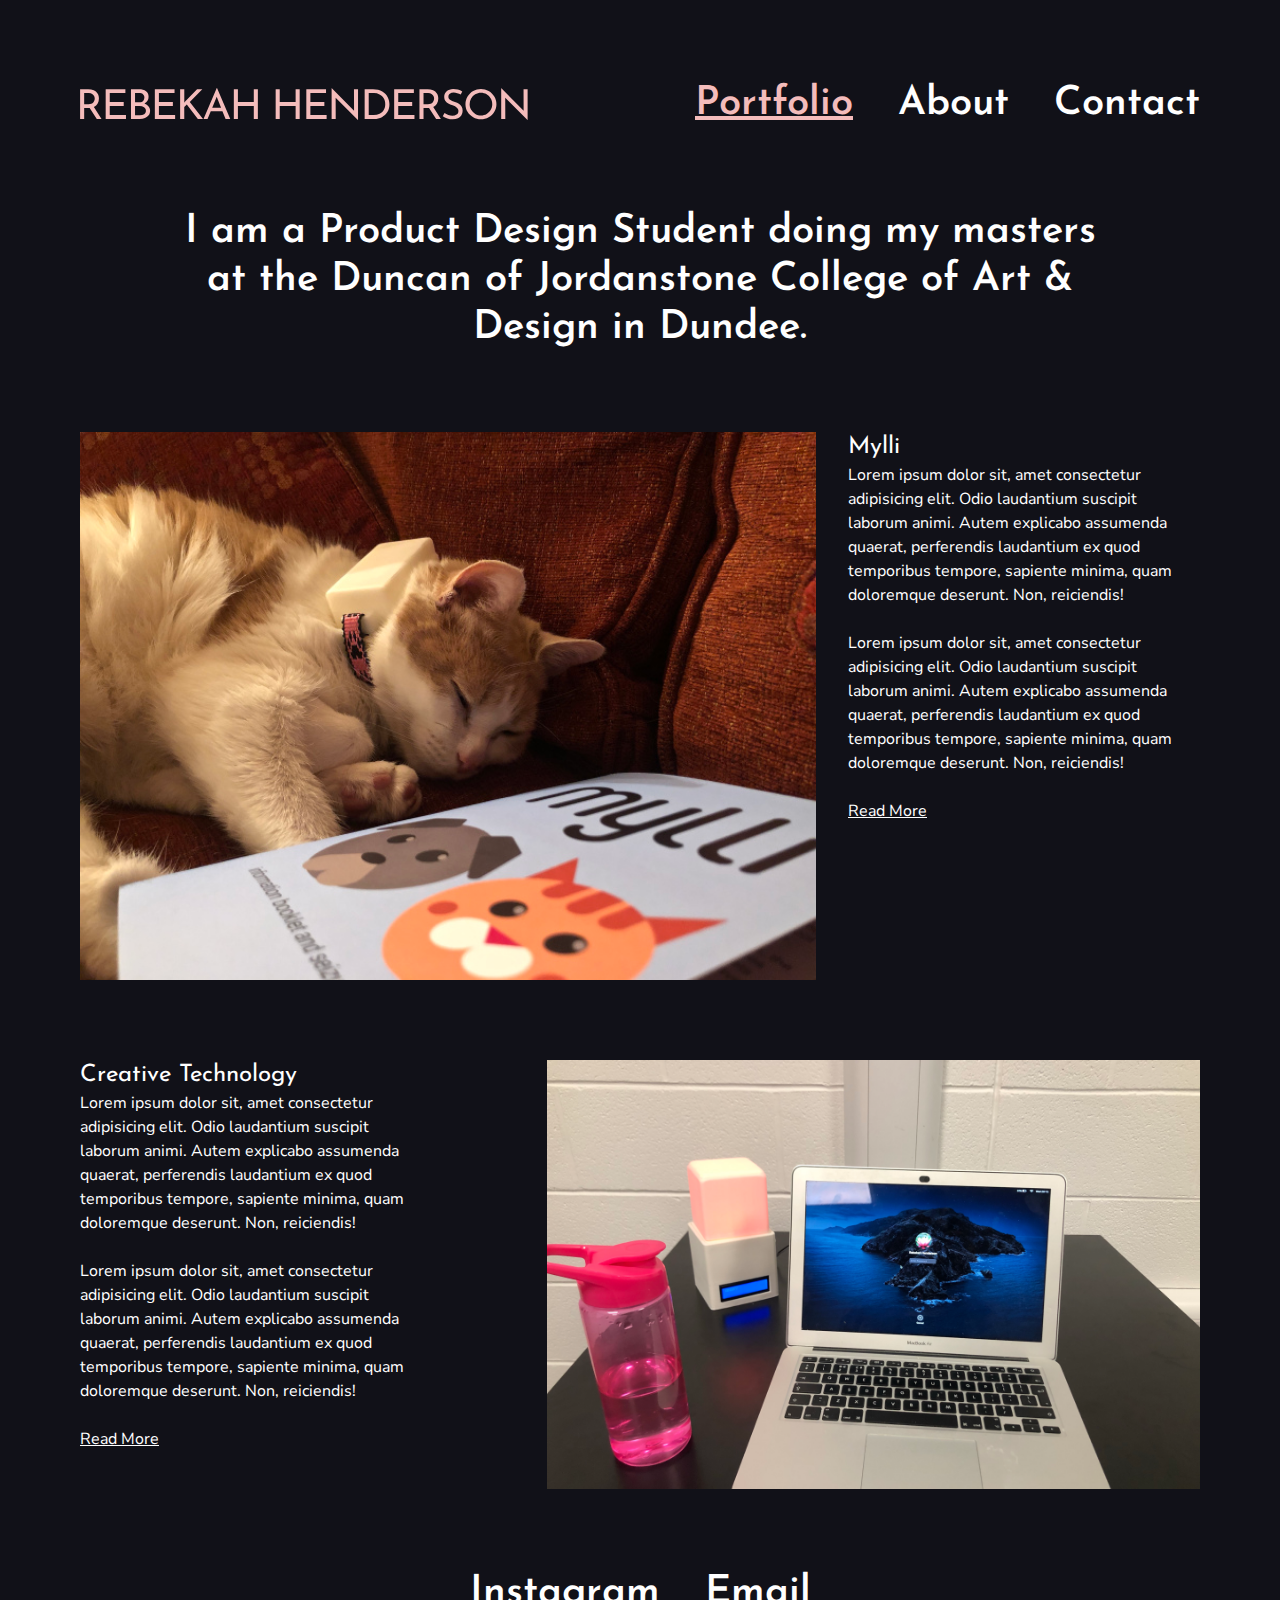
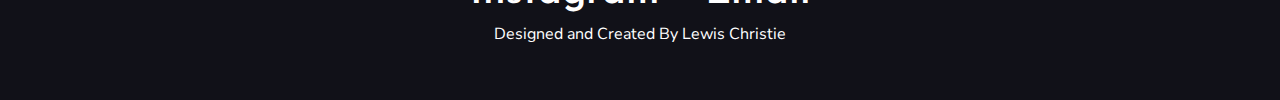
<file: index.html>
<!DOCTYPE html>
<html>
<head>
    <title>Rebekah Henderson</title>
    <link rel="stylesheet" type="text/css" href="base.css">
    <link rel="stylesheet" type="text/css" href="style.css">
    <link rel="icon" href="favicon.ico">

    <meta name="viewport" content="width=device-width, initial-scale=1, minimum-scale=1" />
    
    
</head>
<header>
    
        <img class="logo" src="Rebekah Henderson.svg" alt="Rebekah Henderson Logo">
    
    <nav>
       <a href="index.html" class="selected">Portfolio</a>
       <a href="about.html">About</a>
       <a href="contact.html">Contact</a>
    </nav>
</header>

<section>
    <h1>
        I am a Product Design Student doing my masters at the Duncan of Jordanstone College of Art & Design in Dundee. 
    </h1>
</section>



<section class="project" >
    <div class="photo">
        <img src="ExportMylli.png">
    </div>
  
  <div class="description">
      <h2>Mylli</h2>
      <p>Lorem ipsum dolor sit, amet consectetur adipisicing elit. Odio laudantium suscipit laborum animi. Autem explicabo assumenda quaerat, perferendis laudantium ex quod temporibus tempore, sapiente minima, quam doloremque deserunt. Non, reiciendis!</p>
      <br>
      <p>Lorem ipsum dolor sit, amet consectetur adipisicing elit. Odio laudantium suscipit laborum animi. Autem explicabo assumenda quaerat, perferendis laudantium ex quod temporibus tempore, sapiente minima, quam doloremque deserunt. Non, reiciendis!</p>
<br>
      <a href="https://rebekahlhenderson.wordpress.com/category/final-year-university/" target="_blank">Read More</a>
  </div>
</section>


<section class="project project-alt">
    <div class="photo">
        <img src="CTExport.png">
    </div>
   
    <div class="description">
        <h2>Creative Technology</h2>
        <p>Lorem ipsum dolor sit, amet consectetur adipisicing elit. Odio laudantium suscipit laborum animi. Autem explicabo assumenda quaerat, perferendis laudantium ex quod temporibus tempore, sapiente minima, quam doloremque deserunt. Non, reiciendis!</p>
        <br>
        <p>Lorem ipsum dolor sit, amet consectetur adipisicing elit. Odio laudantium suscipit laborum animi. Autem explicabo assumenda quaerat, perferendis laudantium ex quod temporibus tempore, sapiente minima, quam doloremque deserunt. Non, reiciendis!</p>
        <br>
      <a href="https://rebekahlhenderson.wordpress.com/category/creative-technology/" target="_blank">Read More</a>
    </div>
  </section>


<footer>
    <div class="links">
    <a href="https://www.instagram.com/bekaah_h/" target="_blank">Instagram</a>
    <a href="mailto:lewischristie098@gmail.com">Email</a>
</div>
<div class="Credits">
    <p>Designed and Created By Lewis Christie</p>
</div>
</footer>

</html>
</file>
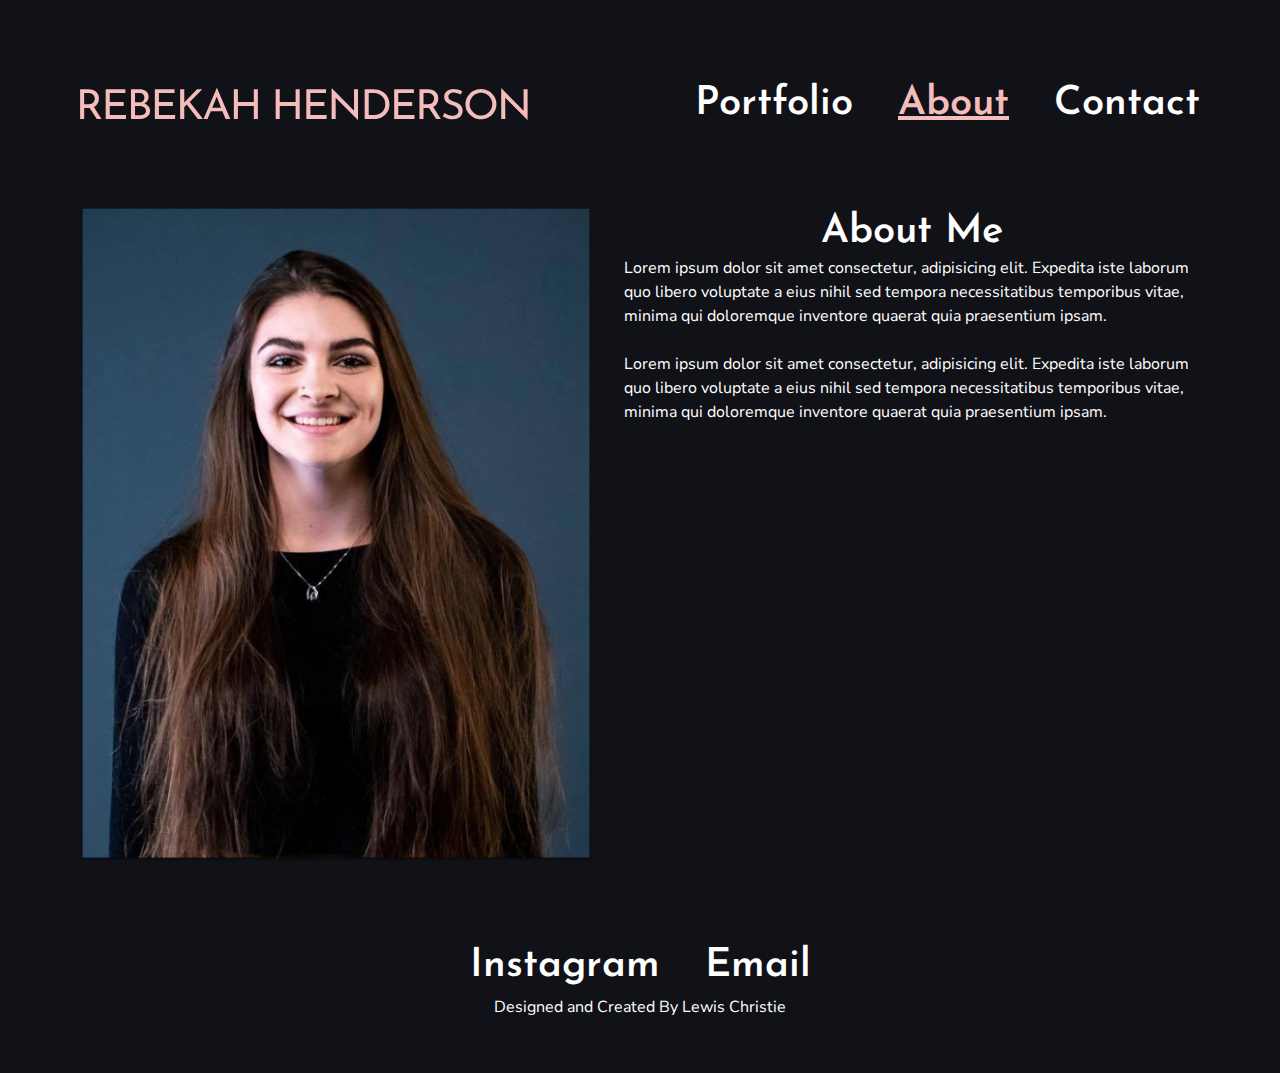
<file: about.html>
<!DOCTYPE html>
<html>
<head>
    <title>Rebekah Henderson</title>
    <link rel="stylesheet" type="text/css" href="base.css">
    <link rel="stylesheet" type="text/css" href="style.css">
    <link rel="icon" href="favicon.ico">
    <meta name="viewport" content="width=device-width, initial-scale=1, minimum-scale=1" />
    
    
</head>
<header>
    
        <img class="logo" src="Rebekah Henderson.svg" alt="Rebekah Henderson Logo">
    
    <nav>
       <a href="index.html">Portfolio</a>
       <a href="about.html"class="selected">About</a>
       <a href="contact.html">Contact</a>
    </nav>
</header>

<section class="about">
    <div class="photo">
    <img src="ExportPortrait.png" alt="Rebekah Henderson Portrait Headshot">
</div>

<div class="description">
<h1>About Me</h1>
<p>Lorem ipsum dolor sit amet consectetur, adipisicing elit. Expedita iste laborum quo libero voluptate a eius nihil sed tempora necessitatibus temporibus vitae, minima qui doloremque inventore quaerat quia praesentium ipsam.</p>
<br>
<p>Lorem ipsum dolor sit amet consectetur, adipisicing elit. Expedita iste laborum quo libero voluptate a eius nihil sed tempora necessitatibus temporibus vitae, minima qui doloremque inventore quaerat quia praesentium ipsam.</p>
</div>
</section>

<footer>
    <div class="links">
    <a href="https://www.instagram.com/bekaah_h/" target="_blank">Instagram</a>
    <a href="mailto:lewischristie098@gmail.com">Email</a>
</div>
<div class="Credits">
    <p>Designed and Created By Lewis Christie</p>
</div>
</footer>

</html>
</file>
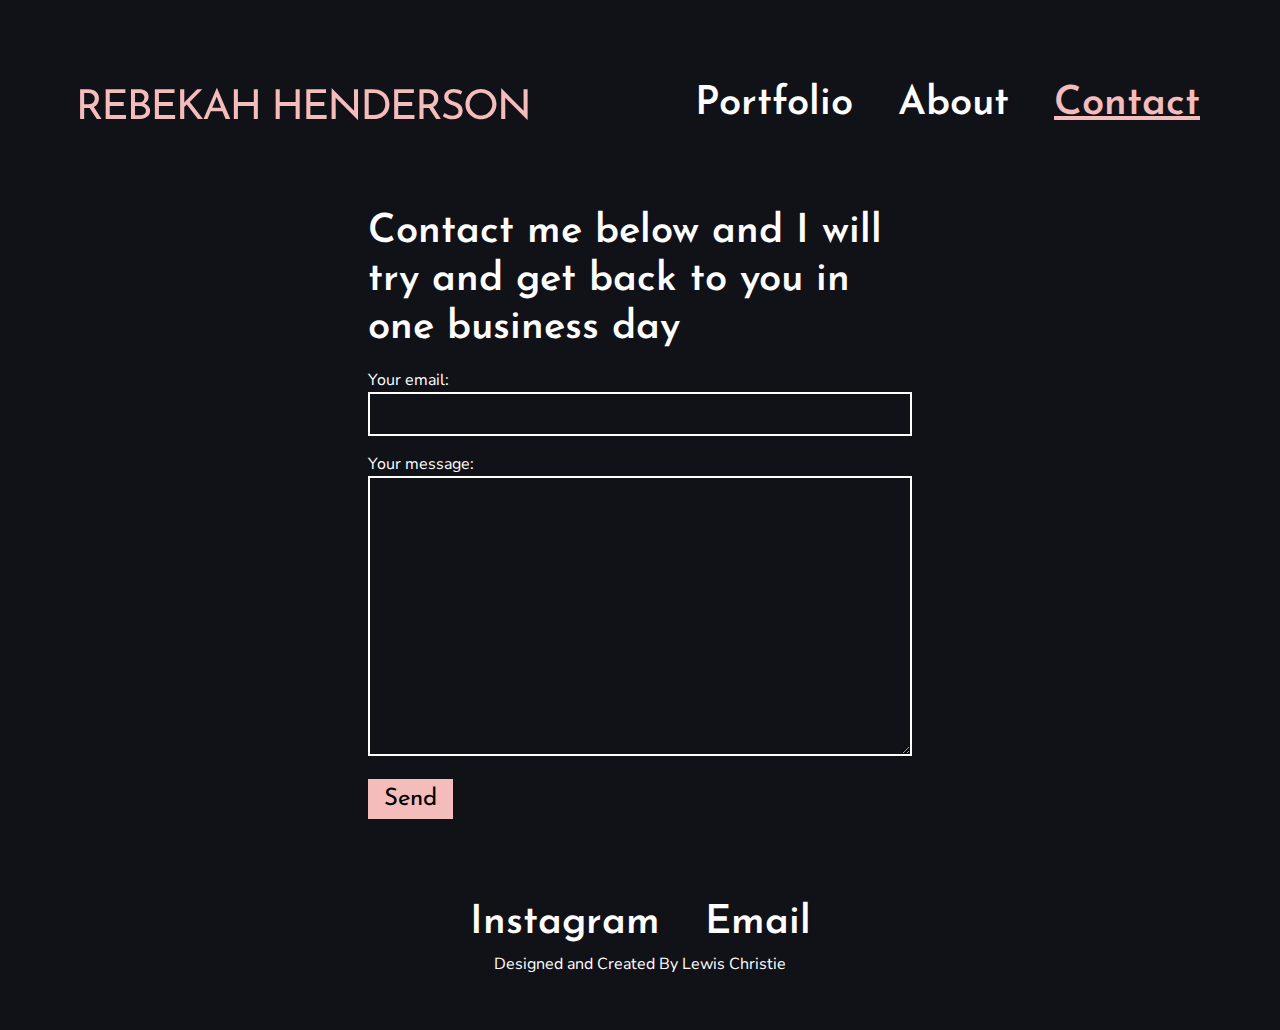
<file: contact.html>
<!DOCTYPE html>
<html>
<head>
    <title>Rebekah Henderson</title>
    <link rel="stylesheet" type="text/css" href="base.css">
    <link rel="stylesheet" type="text/css" href="style.css">
    <link rel="icon" href="favicon.ico">
    <meta name="viewport" content="width=device-width, initial-scale=1, minimum-scale=1" />
    
</head>
<header>
    
        <img class="logo" src="Rebekah Henderson.svg" alt="Rebekah Henderson Logo">
    
    <nav>
       <a href="index.html">Portfolio</a>
       <a href="about.html">About</a>
       <a href="contact.html "class="selected">Contact</a>
    </nav>
</header>

<section class="contact">
    <div class="form">
        <h1>
        Contact me below and I will try and get back to you in one business day
        </h1>

        <form
  action="https://formspree.io/xleponyz"
  method="POST"
>
  <label>
    Your email:
    <input type="text" name="_replyto">
  </label>
  <label>
    Your message:
    <textarea name="message"></textarea>
  </label>

  <!-- your other form fields go here -->

  <button type="submit">Send</button>
</form>

    </div>
</section>

<footer>
  <div class="links">
  <a href="https://www.instagram.com/bekaah_h/" target="_blank">Instagram</a>
  <a href="mailto:lewischristie098@gmail.com">Email</a>
</div>
<div class="Credits">
  <p>Designed and Created By Lewis Christie</p>
</div>
</footer>

</html>
</file>
<file: base.css>
html, body, div, span, applet, object, iframe,
h1, h2, h3, h4, h5, h6, p, blockquote, pre,
a, abbr, acronym, address, big, cite, code,
del, dfn, em, img, ins, kbd, q, s, samp,
small, strike, strong, sub, sup, tt, var,
b, u, i, center,
dl, dt, dd, ol, ul, li,
fieldset, form, label, legend,
table, caption, tbody, tfoot, thead, tr, th, td,
article, aside, canvas, details, embed,
figure, figcaption, footer, header, hgroup,
menu, nav, output, ruby, section, summary,
time, mark, audio, video {
  margin: 0;
  padding: 0;
  border: 0;
  font-size: 100%;
  font: inherit;
  vertical-align: baseline;
}

article, aside, details, figcaption, figure,
footer, header, hgroup, menu, nav, section {
  display: block;
}
body {
  line-height: 1;
}
ol, ul {
  list-style: none;
}
blockquote, q {
  quotes: none;
}
blockquote:before, blockquote:after,
q:before, q:after {
  content: '';
  content: none;
}
table {
  border-collapse: collapse;
  border-spacing: 0;
}

img, iframe {
  vertical-align: bottom;
  max-width: 100%;
}

input, textarea, select {
  font: inherit;
}

* {
  -webkit-box-sizing: border-box;
  -moz-box-sizing: border-box;
  box-sizing: border-box;
  -webkit-font-smoothing: antialiased;
  text-rendering: optimizeLegibility;
}
</file>
<file: style.css>
@import url('https://fonts.googleapis.com/css2?family=Josefin+Sans:wght@400;600&family=Nunito+Sans&display=swap');

body{
    background-color: #111118;
    font-family: Nunito Sans;
    font-size: 16px;
    line-height: 1.5;
    color:white;
    margin: 80px auto 48px auto;
    width: 1120px;
}

header{
    
    display: flex;
    align-items: center;
    justify-content:space-between ;
}

h1, nav, footer{
    font-family: Josefin Sans;
    font-size: 40px;
    font-weight:600 ;
    line-height: 1.2;
}

h2{
    font-family: Josefin Sans;
    font-size: 24px;
    font-weight: 400px;
    line-height: 1.3;
}

a {
    color: #ffffff;
    text-decoration: none;
    margin: 0 0 0 32px;
    transition: color 0.3s;
    
}

a:hover{
    color: #f4bcbb;
    
}

img.logo {
    width: 40%;
    height:40%;
}

section{
    margin:80px 0 80px 0;

    display: grid;
    grid-template-columns: repeat(12, 1fr);
    gap: 32px 32px;
    grid-auto-flow: dense;
}

section h1 {
    grid-column: 2/ span 10;
    text-align: center;
    
    
}

section.project div.photo{
    grid-column: 1/span 8;
    text-align: center;
}

section.project div.description{
    grid-column: 9/span 4;
}

section.project a{
    margin: 0 0 0 0;  
    text-decoration: underline;
    
}

section.project-alt div.photo{
    grid-column: 6/span 8;
    text-align: center;
}

section.project-alt div.description{
    grid-column: 1/span 4;
}

section.about div.photo{
    grid-column: 1/span 6;
}

section.about div.description{
    grid-column: 7/span 8;
}

section.contact div.form{
    grid-column: 4/span 6;
}

a.selected{
    color: #f4bcbb;
    text-decoration: underline;
}

footer {
 display: flex;
 align-items: center;
 justify-content: center;
 flex-direction: column;
 
}

footer a {
    margin: 0 16px 0 16px;
}

footer p {
    font-size: 16px;
    margin:8px;
    font-family: Nunito Sans;
    font-weight:400 ;
    text-align: center;
}


input, textarea{
    width: 100%;
    background-color: #111118;
    border: 2px solid white;
    color: #ffffff;
    padding:8px 16px 8px 16px;
}

label{
    display: block;
    margin: 16px 0 16px 0;
}

textarea{
height:280px;
}

button{
background-color: #f4bcbb;
border: none;
font-size: 24px;
font-family: Josefin Sans;
padding: 8px 16px 8px 16px;
}

input:focus, textarea:focus{
border: 2px solid #f4bcbb;
}

section.contact h1{
    text-align: left;
}


/* Responsive CSS */

@media (max-width:1248px){
    body{
        width:auto;
        margin: 80px 64px 48px 64px;
    }

    h1, nav, footer{
        font-size: 24px;
    }
}

@media (max-width: 920px){
    header{
        flex-direction: column;
    }

    nav{
        margin: 24px 0 0 0;
    }

    header img{
        max-width: 300px;
    }

    header a{
        margin: 0 16px 0 16px;
    }
}

@media (max-width: 850px){
    section{
        grid-template-columns: repeat(4, 1fr);
        gap:24px 24px;
        margin:64px 0 64px 0;
    }

    section h1, section.project div.photo,
    section.project div.description, 
    section.about div.photo, section.about div.description, section.contact div.form {
        grid-column: 1/span 4;

    }

}

@media (max-width: 500px){
    body{
        margin: 32px 32px 32px 32px;
    }

    header img{
        width:100%
    }

    nav{
        display:flex;
        flex-direction: column;
        align-items: center;
        justify-content: center;
    }

    nav a{
        margin: 8px 0 8px 0;
    }
}
</file>
